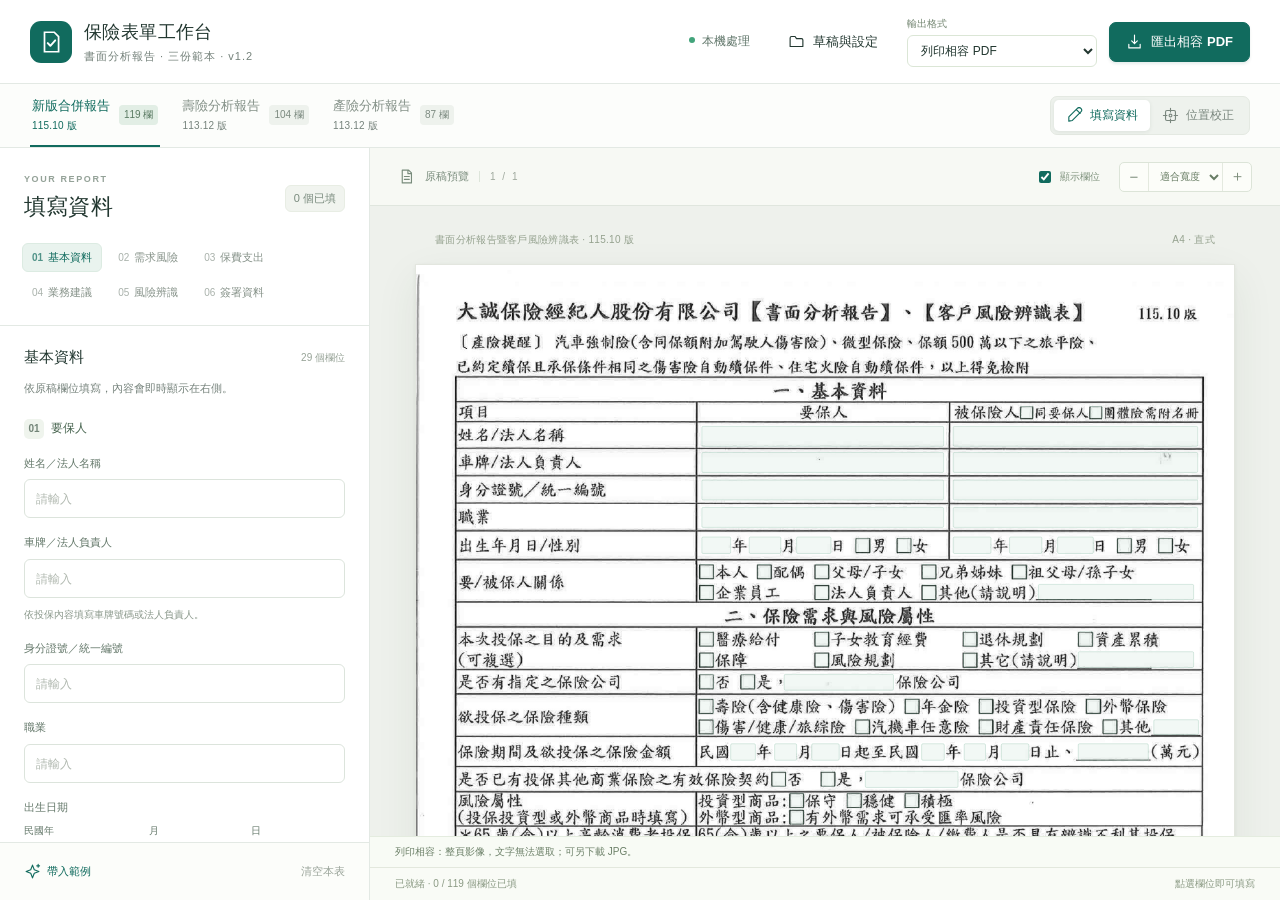
<file: public/index.html>
<!doctype html>
<html lang="zh-Hant">
<head>
  <meta charset="UTF-8">
  <meta name="viewport" content="width=device-width, initial-scale=1.0">
  <meta name="description" content="保險書面分析報告：113.12 版產險、壽險與 115.10 版書面分析報告暨客戶風險辨識表。輸入資料、精準定位、即時預覽與 PDF 匯出。">
  <meta name="theme-color" content="#116b5e">
  <title>保險表單工作台 · 書面分析報告</title>
  <link rel="icon" href="data:image/svg+xml,%3Csvg xmlns='http://www.w3.org/2000/svg' viewBox='0 0 64 64'%3E%3Crect width='64' height='64' rx='16' fill='%23116b5e'/%3E%3Cpath d='M20 15h17l9 9v25H20z' fill='none' stroke='white' stroke-width='3'/%3E%3Cpath d='m25 35 5 5 10-12' fill='none' stroke='white' stroke-width='3'/%3E%3C/svg%3E">
  <link rel="stylesheet" href="style.css">
</head>
<body>
  <div class="app-shell">
    <header class="app-header">
      <a class="brand" href="#" aria-label="保險表單工作台首頁">
        <span class="brand-mark"><svg viewBox="0 0 24 24" fill="none"><path d="M6 3h9l4 4v14H6z" stroke="currentColor" stroke-width="1.6"/><path d="m9 13 2.4 2.5 4.5-5" stroke="currentColor" stroke-width="1.8" stroke-linecap="round" stroke-linejoin="round"/></svg></span>
        <span><strong>保險表單工作台</strong><small>書面分析報告 · 三份範本 · v1.2</small></span>
      </a>
      <div class="header-actions">
        <span class="local-badge"><span></span> 本機處理</span>
        <button class="button ghost" id="manageButton" type="button"><span class="icon" data-icon="folder"></span><span>草稿與設定</span></button>
        <label class="export-mode-control" for="exportMode"><span>輸出格式</span><select id="exportMode" disabled><option value="print">列印相容 PDF</option><option value="standard">一般 PDF（文字可選取）</option></select></label>
        <button class="button primary" id="exportButton" type="button" disabled><span class="icon" data-icon="download"></span><span>匯出 PDF</span></button>
      </div>
    </header>

    <div class="workspace-bar">
      <div class="template-switch" id="templateSwitch" aria-label="選擇報告"></div>
      <div class="mode-switch" role="group" aria-label="工作模式">
        <button type="button" data-mode="fill" class="active"><span class="icon" data-icon="edit"></span>填寫資料</button>
        <button type="button" data-mode="calibrate"><span class="icon" data-icon="target"></span>位置校正</button>
      </div>
    </div>

    <main class="workspace">
      <aside class="editor-panel" aria-label="資料輸入">
        <div id="fillPanel" class="panel-view">
          <div class="panel-heading"><div><span class="eyebrow">YOUR REPORT</span><h1>填寫資料</h1></div><span id="filledCount" class="count-badge">0 個已填</span></div>
          <div class="section-nav" id="sectionNav" aria-label="報告段落"></div>
          <div class="form-scroll" id="formScroll"><div id="formFields"></div></div>
          <div class="editor-footer"><button class="text-button" id="sampleButton" type="button"><span class="icon" data-icon="spark"></span>帶入範例</button><button class="text-button muted" id="clearButton" type="button">清空本表</button></div>
        </div>
        <div id="calibrationPanel" class="panel-view hidden">
          <div class="panel-heading"><div><span class="eyebrow">PRECISE PLACEMENT</span><h1>位置校正</h1></div><span class="count-badge accent">已預先定位</span></div>
          <div class="calibration-scroll">
            <div class="note-box"><span class="icon" data-icon="target"></span><p>點選右側欄位後拖曳調整。使用方向鍵微移 1 pt，按住 Shift 微移 0.1 pt。</p></div>
            <label class="field-label" for="fieldSelect">選定欄位</label><select id="fieldSelect" class="full-input"></select>
            <div id="fieldProperties"></div>
            <div class="calibration-divider"></div>
            <h2 class="subheading">整份報告</h2>
            <div class="range-label"><label for="fontScale">文字大小</label><output id="fontScaleValue">100%</output></div><input id="fontScale" type="range" min="65" max="140" step="5" value="100">
            <div class="settings-grid">
              <label>勾勾大小 <span>pt</span><input id="checkSize" type="number" min="3" max="16" step="0.5" value="8"></label>
              <label>輸出顏色<select id="inkColor"><option value="#111111">黑色</option><option value="#153f75">深藍色</option></select></label>
              <label>全表水平偏移 <span>pt</span><input id="offsetX" type="number" min="-36" max="36" step="0.5" value="0"></label>
              <label>全表垂直偏移 <span>pt</span><input id="offsetY" type="number" min="-36" max="36" step="0.5" value="0"></label>
            </div>
            <p class="hint">1 pt 約為 0.353 mm。字級會依欄位寬度自動縮小；校正框不會出現在 PDF。</p>
            <div class="calibration-divider"></div>
            <h2 class="subheading">中文字型</h2><p id="fontLabel" class="font-label">內附中文字型 · Droid Sans Fallback</p>
            <div class="row-buttons"><button class="button small" id="customFontButton" type="button">載入 TTF／OTF</button><button class="text-button" id="defaultFontButton" type="button">還原預設</button></div>
            <p class="hint">自訂字型只適用本次開啟。請使用具有所需繁體中文字的字型。</p>
            <button class="button full-width" id="resetLayoutButton" type="button">還原本表所有定位</button>
          </div>
          <div class="editor-footer"><span class="autosave-status"><span></span>定位設定儲存於此瀏覽器</span></div>
        </div>
      </aside>

      <section class="preview-panel" aria-label="PDF 即時預覽">
        <div class="preview-toolbar"><div class="preview-title"><span class="icon" data-icon="document"></span><strong>原稿預覽</strong><span class="page-number">1 / 1</span><span class="demo-badge hidden" id="demoBadge">範例資料</span></div><div class="preview-tools"><label class="guide-control"><input id="showGuides" type="checkbox" checked>顯示欄位</label><div class="zoom-control"><button type="button" id="zoomOut" aria-label="縮小">−</button><select id="zoomSelect" aria-label="預覽倍率"><option value="fit">適合寬度</option value="75">75%</option><option value="100">100%</option><option value="125">125%</option><option value="150">150%</option></select><button type="button" id="zoomIn" aria-label="放大">＋</button></div></div></div>
        <div class="preview-scroll" id="previewScroll"><div class="preview-context"><span id="previewFileName">壽險書面分析報告</span><span>A4 · 直式</span></div><div class="page-stage" id="pageStage"><div class="paper" id="paper" tabindex="0" aria-label="報告欄位預覽，點選欄位編輯"><img id="templateImage" alt="原始分析報告版面" draggable="false"><svg id="overlay" viewBox="0 0 595.32 841.92" aria-label="填寫欄位"></svg></div></div><div class="preview-caption"><span class="icon" data-icon="lock"></span>填寫資料在瀏覽器內處理，匯出保留原始 PDF 版面。</div></div>
        <div class="export-mode-hint" id="exportModeHint">列印相容：整頁影像，文字無法選取；可另下載 JPG。</div>
        <div id="exportResult" class="export-result hidden"><div><strong>PDF 已產生</strong><span id="exportFileName"></span></div><a id="downloadPdfLink" class="button small primary">下載 PDF</a><a id="downloadPrintImageLink" class="text-button hidden">下載列印圖檔 JPG</a><a id="openPdfLink" class="text-button" target="_blank" rel="noopener">開啟檢查</a></div>
        <div class="preview-status"><span id="previewStatus">正在載入範本與中文字型…</span><span id="selectedStatus">點選欄位即可填寫</span></div>
      </section>
    </main>
  </div>

  <dialog id="manageDialog" class="modal"><div class="modal-heading"><div><span class="eyebrow">SAVE & CONTINUE</span><h2>草稿與設定</h2></div><button type="button" class="icon-button" data-close="manageDialog" aria-label="關閉">×</button></div>
    <p class="modal-lead">儲存一份草稿，下一次從同樣的位置繼續。</p>
    <div class="manage-card"><span class="card-icon" data-icon="folder"></span><div><h3>填寫資料草稿</h3><p>包含三份報告的資料與定位設定，也可匯入舊版草稿。下載後自行保管，可在另一台電腦匯入。</p><div class="row-buttons"><button class="button small" id="saveDraftButton" type="button">下載草稿 JSON</button><button class="text-button" id="loadDraftButton" type="button">匯入草稿</button></div></div></div>
    <div class="manage-card"><span class="card-icon" data-icon="target"></span><div><h3>欄位定位設定</h3><p>只儲存位置、大小及輸出設定，不包含填寫資料。</p><div class="row-buttons"><button class="button small" id="saveLayoutButton" type="button">下載定位 JSON</button><button class="text-button" id="loadLayoutButton" type="button">匯入定位</button></div></div></div>
    <div class="manage-card" id="offlineCard"><span class="card-icon" data-icon="download"></span><div><h3>下載到電腦使用</h3><p>一個 HTML 檔案，已內含範本、中文字型與程式。下載後可直接離線開啟。</p><a class="button small" href="portable.html" download="保險報告填寫工具_離線版.html">下載離線版 HTML</a></div></div>
    <label class="remember-option"><input type="checkbox" id="rememberDraft"><span><strong>在此瀏覽器記住填寫資料</strong><small>預設關閉。關閉時會刪除本工具已儲存的本機草稿。</small></span></label>
    <div class="manage-copy"><label class="field-label" for="copySourceSelect">帶入基本資料的來源</label><select id="copySourceSelect" class="full-input"></select><button class="button small" id="copyBasicButton" type="button">將來源基本資料帶入本表</button></div>
    <div class="manage-bottom"><button class="text-button" id="helpButton" type="button">使用說明</button></div>
  </dialog>

  <dialog id="messageDialog" class="modal compact"><div class="modal-heading"><h2 id="messageTitle"></h2><button type="button" class="icon-button" data-close="messageDialog" aria-label="關閉">×</button></div><div id="messageBody" class="message-body"></div><div class="modal-actions"><button class="button" id="messageCancel" type="button">取消</button><button class="button primary" id="messageConfirm" type="button">確定</button></div></dialog>
  <input class="hidden" id="draftFile" type="file" accept="application/json,.json"><input class="hidden" id="layoutFile" type="file" accept="application/json,.json"><input class="hidden" id="fontFile" type="file" accept=".ttf,.otf">
  <div id="toast" class="toast" role="status"></div><div class="loading-overlay" id="loadingOverlay"><div class="spinner"></div><strong>正在準備表單工作台</strong><span>載入三份原稿與內附中文字型</span></div>
  <script src="assets/pdf-lib.min.js"></script><script src="assets/fontkit.umd.min.js"></script><script src="templates.js"></script><script src="engine.js"></script><script src="app.js"></script>
</body>
</html>
</file>
<file: public/style.css>
:root{--ink:#223730;--muted:#75827b;--green:#116b5e;--green-hover:#0c584d;--green-light:#e9f3ee;--line:#e3e9e4;--paper:#fff;--soft:#f8faf7;--background:#edf1ed;--shadow:0 8px 30px #26392b12;font-family:Inter,"Microsoft JhengHei","PingFang TC",Arial,sans-serif;font-synthesis:none;color:var(--ink);background:var(--background);font-size:14px}*{box-sizing:border-box}body{margin:0}button,input,select,textarea{font:inherit}button{cursor:pointer}button:disabled{cursor:wait;opacity:.55}a{color:inherit;text-decoration:none}button,select,input,textarea{outline:none}button:focus-visible,a:focus-visible,select:focus-visible,input:focus-visible,textarea:focus-visible,.paper:focus-visible{outline:2px solid #2b9382;outline-offset:3px}button{color:var(--ink)}.hidden{display:none!important}.app-shell{height:100dvh;min-height:560px;display:flex;flex-direction:column}.app-header{height:84px;flex:0 0 84px;background:#fff;display:flex;align-items:center;justify-content:space-between;padding:0 30px;border-bottom:1px solid var(--line);gap:20px}.brand{display:flex;align-items:center;gap:12px}.brand-mark{height:42px;width:42px;border-radius:11px;background:var(--green);color:#fff;display:grid;place-items:center}.brand-mark svg{width:26px;height:26px}.brand strong{display:block;font-size:18px;font-weight:750;letter-spacing:.4px}.brand small{display:block;font-size:11px;letter-spacing:1px;color:var(--muted);margin-top:5px}.header-actions{display:flex;gap:12px;align-items:center}.local-badge{color:#60766a;font-size:12px;white-space:nowrap;margin-right:9px}.local-badge>span,.autosave-status>span{width:6px;height:6px;background:#42a47b;display:inline-block;border-radius:50%;vertical-align:2px;margin-right:4px}.button{display:inline-flex;align-items:center;justify-content:center;gap:8px;padding:10px 16px;min-height:40px;background:#fff;border:1px solid #d7e1d9;border-radius:7px;font-weight:600;font-size:13px;transition:.14s}.button:hover{background:#f1f5f0;border-color:#becfc3}.button.primary{background:var(--green);color:#fff;border-color:var(--green);box-shadow:0 2px 3px #0c51431a}.button.primary:hover{background:var(--green-hover)}.button.ghost{border-color:transparent;background:transparent}.button.ghost:hover{background:var(--soft)}.button.small{min-height:35px;font-size:12px;padding:7px 10px}.button.full-width{width:100%;margin-top:16px}.icon{width:17px;height:17px;display:inline-flex;align-items:center;justify-content:center;flex-shrink:0}.icon svg,.card-icon svg{width:100%;height:100%}.workspace-bar{height:64px;flex:0 0 64px;border-bottom:1px solid var(--line);display:flex;align-items:center;justify-content:space-between;padding:0 30px;background:#fcfdfb;gap:16px}.template-switch{height:100%;display:flex;gap:26px}.template-tab{background:transparent;border:0;border-bottom:2px solid transparent;padding:0 2px;display:flex;align-items:center;gap:9px;color:#839087;font-weight:600;font-size:13px}.template-tab.active{color:var(--green);border-bottom-color:var(--green)}.template-tab:hover{color:var(--green)}.mini-tag{font-size:10px;background:#eef2ed;padding:3px 5px;border-radius:4px;color:#7b897f;font-weight:500}.active .mini-tag{background:#e2eee5;color:#5b7b63}.mode-switch{background:#eef2ed;border:1px solid #e4e9e2;display:flex;padding:3px;border-radius:7px}.mode-switch button{background:transparent;border:0;color:#7a877e;padding:7px 12px;display:flex;align-items:center;gap:7px;font-size:12px;border-radius:5px}.mode-switch button.active{background:white;color:var(--green);box-shadow:0 1px 4px #273b2d16;font-weight:650}.workspace{min-height:0;display:flex;flex:1}.editor-panel{width:370px;flex:0 0 370px;background:#fff;border-right:1px solid var(--line);min-height:0}.panel-view{height:100%;display:flex;flex-direction:column}.panel-heading{padding:26px 24px 21px;display:flex;align-items:center;justify-content:space-between}.eyebrow{font-size:9px;letter-spacing:1.6px;font-weight:700;color:#94a298;display:block}.panel-heading h1{font-size:22px;margin:8px 0 0;letter-spacing:.2px;font-weight:700}.count-badge{font-size:11px;background:#f1f4ef;border:1px solid #e8ede4;color:#7a8b7e;padding:5px 8px;border-radius:6px;white-space:nowrap}.count-badge.accent{background:var(--green-light);color:var(--green);border-color:#dcebe1}.section-nav{display:flex;gap:6px;padding:0 22px 18px;flex-wrap:wrap;border-bottom:1px solid var(--line)}.section-nav button{border:1px solid transparent;background:transparent;border-radius:6px;padding:6px 9px;font-size:11px;color:#869289;white-space:nowrap}.section-nav button:hover{background:#f4f7f2;color:#50715b}.section-nav button.active{color:var(--green);background:var(--green-light);border-color:#dcebe2;font-weight:650}.section-nav .step{font-size:10px;margin-right:5px;opacity:.7}.form-scroll{overflow-y:auto;min-height:0;flex:1;padding:22px 24px 30px;scrollbar-width:thin;scrollbar-color:#d2ded5 transparent}.form-intro{display:flex;align-items:center;justify-content:space-between;margin-bottom:18px}.form-intro h2{font-size:15px;margin:0}.form-intro small{font-size:10px;color:#97a397}.form-subtitle{font-size:11px;color:var(--muted);line-height:1.8;margin:-6px 0 20px}.form-card{padding-bottom:20px;margin-bottom:19px;border-bottom:1px solid #edf1eb}.form-card:last-child{border-bottom:0;margin-bottom:0;padding-bottom:0}.person-heading{display:flex;align-items:center;gap:7px;color:#47644f;font-size:12px;font-weight:650;margin:0 0 16px}.person-index{height:20px;width:20px;border-radius:5px;display:grid;place-items:center;font-size:10px;color:#728477;background:#eff4ed}.field-wrap{margin:0 0 16px}.field-wrap:last-child{margin-bottom:0}.field-label{display:block;font-size:11px;font-weight:600;color:#65796b;margin:0 0 8px;line-height:1.5}.field-label .optional{font-weight:400;color:#a0aaa1;font-size:10px;margin-left:5px}.full-input,.field-wrap input[type=text],.field-wrap textarea,.settings-grid input,.settings-grid select{border:1px solid #dce4dc;border-radius:6px;background:#fff;color:#243d2d;width:100%;min-height:39px;padding:9px 11px;font-size:13px;transition:border-color .15s,box-shadow .15s}.field-wrap input::placeholder,.field-wrap textarea::placeholder{color:#b1b9b0;font-size:12px}.field-wrap input:focus,.field-wrap textarea:focus,.full-input:focus,.settings-grid input:focus{border-color:#4b9b7e;box-shadow:0 0 0 3px #e9f4ed}.field-wrap input:disabled{background:#f5f7f3;color:#8a9a8d}.field-wrap.active-field>label{color:var(--green)}.field-wrap.active-field input{border-color:#87b39b}.field-wrap textarea{resize:vertical;min-height:74px}.hint{font-size:10px;line-height:1.8;color:#8a988b;margin:8px 0 0}.date-row{display:grid;grid-template-columns:1.25fr 1fr 1fr;gap:8px}.date-row .field-wrap{margin:0}.date-row .field-label{font-size:10px;margin-bottom:6px}.date-row input{text-align:center}.date-block{margin-bottom:16px}.check-group{border:0;padding:0;margin:0 0 18px;min-width:0}.check-group legend{font-size:11px;color:#65796b;font-weight:600;margin-bottom:10px}.group-hint{font-weight:400;color:#a0aaa0;margin-left:5px;font-size:10px}.check-options{display:flex;flex-wrap:wrap;gap:7px}.check-chip{display:flex;align-items:center;gap:7px;border:1px solid #e1e7df;border-radius:6px;padding:8px 10px;min-height:34px;font-size:11px;line-height:1.5;color:#6d7f70;cursor:pointer;transition:.12s;max-width:100%}.check-chip:hover{background:#f5f8f2;border-color:#b5cebd}.check-chip:has(input:checked){border-color:#a9cbb6;background:#f0f7f0;color:#275f40}.check-chip input{margin:0;width:13px;height:13px;accent-color:var(--green);flex-shrink:0}.check-chip input[type=checkbox]{border-radius:3px}.check-chip:has(input:disabled){opacity:.6;cursor:default}.identity-options{margin-bottom:20px}.notice-line{font-size:11px;line-height:1.8;color:#8c7d50;background:#fcf9ef;border:1px solid #f1ead5;border-radius:6px;padding:11px 12px;margin:0 0 20px}.inline-actions{display:flex;justify-content:flex-end;margin-top:8px}.editor-footer{padding:16px 24px;border-top:1px solid var(--line);display:flex;justify-content:space-between;align-items:center;min-height:56px;background:#fcfdfa}.text-button{display:inline-flex;align-items:center;gap:6px;background:none;border:0;padding:4px 0;color:var(--green);font-size:11px;font-weight:600}.text-button:hover{color:#073e32;text-decoration:underline}.text-button.muted{color:#9ba59b;font-weight:400}.autosave-status{font-size:10px;color:#7c9080}.preview-panel{flex:1;min-width:0;display:flex;flex-direction:column;min-height:0;background:#eef1ec}.preview-toolbar{height:58px;flex:0 0 58px;display:flex;align-items:center;justify-content:space-between;padding:0 28px;border-bottom:1px solid #e0e6de;background:#f7f9f4;gap:12px}.preview-title,.preview-tools{display:flex;align-items:center;gap:10px}.preview-title{color:#788b7b;font-size:11px}.preview-title strong{font-weight:550}.page-number{font-size:10px;color:#9fa99e;border-left:1px solid #dde5da;padding-left:10px;letter-spacing:2px}.preview-tools{gap:19px}.guide-control{font-size:10px;display:flex;gap:6px;align-items:center;color:#81947f;white-space:nowrap;cursor:pointer}.guide-control input{width:12px;height:12px;accent-color:var(--green)}.zoom-control{display:flex;align-items:center;border:1px solid #dce4d8;border-radius:5px;background:#fcfdf9;height:30px;overflow:hidden}.zoom-control button{border:0;background:transparent;color:#7e8e7c;width:28px;font-size:15px;height:100%}.zoom-control button:hover{background:#e8eee3}.zoom-control select{border:0;border-left:1px solid #e4e9df;border-right:1px solid #e4e9df;background:transparent;color:#687d64;height:100%;font-size:10px;padding:0 6px;text-align:center;min-width:75px}.preview-scroll{flex:1;overflow:auto;scrollbar-width:thin;scrollbar-color:#c4d0c3 transparent}.preview-context{display:flex;justify-content:space-between;max-width:830px;margin:27px auto 17px;padding:0 25px;font-size:10px;color:#95a28f;letter-spacing:.3px}.page-stage{display:flex;padding:0 35px 10px;justify-content:center;min-width:min-content;align-items:flex-start}.paper{position:relative;background:#fff;box-shadow:0 1px 4px #2b3e2b0d,0 14px 40px #2b3e2b13;border:1px solid #e3e6df;flex-shrink:0;line-height:0;width:715px;overflow:visible;outline:none;touch-action:pan-y}.paper img{width:100%;display:block;pointer-events:none;user-select:none}.paper svg{position:absolute;inset:0;width:100%;height:100%;overflow:visible}.paper svg text{pointer-events:none}.field-hit{stroke:transparent;fill:transparent;cursor:pointer;stroke-width:.7}.show-guides .field-hit{fill:#328d6610;stroke:#328d662e}.field-hit:hover{fill:#22885520;stroke:#228855aa}.field-selected .field-hit{fill:#26825614;stroke:#197555;stroke-dasharray:2 1;stroke-width:1}.calibrating .field-hit{fill:#26866c10;stroke:#4b927c88;cursor:move}.calibrating .field-hit:hover{fill:#26866c20}.calibrating .field-selected .field-hit{stroke:#116b5e;stroke-width:1.2;fill:#26866c14}.field-problem .field-hit{stroke:#c37a20;fill:#d8871818}.field-handle{fill:#116b5e;stroke:white;stroke-width:.7;cursor:nwse-resize}.preview-caption{display:flex;gap:5px;align-items:center;justify-content:center;font-size:10px;color:#9aa795;margin:22px 20px 30px;line-height:1.6;text-align:center}.preview-caption .icon{width:12px;height:12px}.preview-status{height:33px;flex:0 0 33px;background:#f9fbf6;border-top:1px solid #e3e8dd;display:flex;align-items:center;justify-content:space-between;padding:0 25px;font-size:10px;color:#8c9b85;gap:12px}.preview-status .warn{color:#a76b22}.demo-badge{background:#f6efdc;color:#ac8c44;border-radius:4px;padding:3px 6px;font-size:9px}.calibration-scroll{padding:0 24px 30px;overflow:auto;flex:1;min-height:0;scrollbar-width:thin}.note-box{display:flex;gap:8px;padding:12px;background:#f1f7f0;border:1px solid #e0ebdf;border-radius:7px;margin-bottom:20px;color:#709172}.note-box .icon{margin-top:2px}.note-box p{font-size:11px;line-height:1.8;margin:0}.calibration-divider{height:1px;background:var(--line);margin:24px 0 20px}.subheading{font-size:13px;margin:0 0 15px;font-weight:650;color:#49664f}.settings-grid{display:grid;grid-template-columns:1fr 1fr;gap:14px 12px;margin-top:16px}.settings-grid label{font-size:10px;color:#6d826f}.settings-grid label>span{float:right;color:#a7b0a3;font-size:9px}.settings-grid input,.settings-grid select{margin-top:7px;font-size:12px;padding:8px;min-height:36px}.range-label{display:flex;align-items:center;justify-content:space-between;color:#6a806d;font-size:11px;margin:0 0 9px}.range-label output{font-size:11px;color:#2b7556;background:#eaf4e8;border-radius:4px;padding:3px 6px}input[type=range]{width:100%;accent-color:var(--green);height:15px}.font-label{font-size:11px;color:#81927d}.row-buttons{display:flex;gap:14px;align-items:center;flex-wrap:wrap}.property-tag{background:#edf4e9;border-radius:4px;color:#74896b;font-size:10px;display:inline-block;padding:5px 7px;margin-top:13px}.modal{border:1px solid #dce7db;padding:28px;width:min(510px,calc(100vw - 32px));border-radius:14px;color:var(--ink);box-shadow:0 20px 100px #172b1f44;max-height:90dvh;overflow:auto}.modal::backdrop{background:#182d2459;backdrop-filter:blur(4px)}.modal-heading{display:flex;justify-content:space-between;align-items:center;gap:15px}.modal h2{font-size:20px;margin:7px 0 0}.icon-button{width:29px;height:29px;border:1px solid #e3eade;border-radius:6px;background:#f9fbf7;font-size:20px;font-weight:300;color:#899b84;line-height:1}.modal-lead{font-size:12px;color:#8c9c85;line-height:1.7;margin:16px 0 22px}.manage-card{display:flex;gap:14px;padding:20px 0;border-top:1px solid #e7ede2}.card-icon{display:flex;height:34px;width:34px;flex-shrink:0;padding:8px;color:#6a9670;background:#eef5e9;border-radius:7px}.manage-card h3{font-size:13px;margin:2px 0 7px}.manage-card p{font-size:11px;color:#83907d;line-height:1.8;margin:0 0 15px}.remember-option{display:flex;gap:11px;border:1px solid #e4ecdd;border-radius:7px;background:#f8fbf4;padding:13px;cursor:pointer;margin-top:9px}.remember-option input{margin-top:2px;accent-color:var(--green)}.remember-option strong{font-size:11px;font-weight:600;display:block;color:#5b765a}.remember-option small{display:block;font-size:10px;color:#94a187;margin-top:7px;line-height:1.6}.manage-bottom{display:flex;justify-content:space-between;gap:20px;margin-top:20px}.modal.compact{width:min(460px,calc(100vw - 32px))}.message-body{margin:22px 0;color:#71806a;font-size:13px;line-height:1.9;white-space:pre-wrap;word-break:break-word}.modal-actions{display:flex;justify-content:flex-end;gap:10px;margin-top:25px}.toast{position:fixed;left:50%;bottom:32px;transform:translate(-50%,20px);padding:12px 20px;background:#244a3e;color:white;border-radius:8px;box-shadow:0 7px 25px #233b3033;z-index:100;font-size:12px;opacity:0;transition:.2s;pointer-events:none;max-width:90vw;text-align:center;line-height:1.7}.toast.visible{opacity:1;transform:translate(-50%,0)}.loading-overlay{position:fixed;inset:0;background:#f5f8f1f7;z-index:200;display:flex;align-items:center;justify-content:center;flex-direction:column;gap:17px;color:#43614a}.loading-overlay strong{font-size:17px;margin-top:8px}.loading-overlay span{font-size:12px;color:#8a9d82}.spinner{height:30px;width:30px;border:3px solid #deead6;border-top-color:var(--green);border-radius:50%;animation:spin 1s linear infinite}@keyframes spin{to{transform:rotate(360deg)}}
@media(min-width:1600px){.editor-panel{width:410px;flex-basis:410px}.panel-heading,.form-scroll,.calibration-scroll{padding-left:30px;padding-right:30px}.section-nav{padding-left:28px;padding-right:28px}.preview-context{max-width:890px}}
@media(max-width:1060px){.app-header,.workspace-bar{padding-left:20px;padding-right:20px}.editor-panel{width:330px;flex-basis:330px}.panel-heading{padding:24px 19px 19px}.form-scroll{padding:20px 19px}.section-nav{padding-left:17px;padding-right:17px;gap:4px}.preview-toolbar{padding:0 18px}.preview-tools{gap:10px}.mini-tag{display:none}.template-switch{gap:18px}.page-stage{padding-left:22px;padding-right:22px}.local-badge{display:none}.calibration-scroll{padding:0 19px 26px}}
@media(max-width:760px){.app-shell{height:auto;min-height:100dvh}.app-header{height:72px;flex-basis:72px;padding:0 16px;gap:10px}.brand-mark{width:34px;height:34px;border-radius:9px}.brand-mark svg{width:23px;height:23px}.brand{gap:9px}.brand strong{font-size:14px}.brand small{font-size:8px;letter-spacing:.3px}.header-actions{gap:4px}.header-actions .ghost{padding:8px}.header-actions .ghost>span:last-child{display:none}.header-actions .primary{padding:9px 11px;font-size:11px;gap:6px}.workspace-bar{height:auto;flex-basis:auto;padding:12px 16px;gap:12px;flex-wrap:wrap}.template-switch{height:36px;gap:16px}.template-tab{font-size:12px;gap:6px;padding-bottom:8px}.mode-switch{margin-left:auto}.mode-switch button{padding:6px 8px;font-size:10px}.mode-switch .icon{width:13px;height:13px}.workspace{flex-direction:column;min-height:0}.editor-panel{width:100%;flex:0 0 auto;border-right:0;border-bottom:1px solid var(--line)}.panel-heading{padding:19px 20px 15px}.panel-heading h1{font-size:20px}.panel-heading .eyebrow{font-size:8px}.section-nav{padding:0 18px 14px;gap:5px}.section-nav button{font-size:11px}.form-scroll{max-height:410px;padding:20px}.calibration-scroll{max-height:460px;padding:0 20px 25px}.editor-footer{padding:13px 20px;min-height:48px}.preview-panel{min-height:550px}.preview-toolbar{height:51px;flex-basis:51px;padding:0 16px}.preview-scroll{max-height:78vh;min-height:400px}.preview-title{font-size:10px;gap:6px}.preview-title .icon{width:14px}.preview-tools{gap:7px}.guide-control{font-size:9px;gap:3px}.zoom-control select{font-size:9px;min-width:61px;padding:0 3px}.zoom-control button{width:22px}.preview-context{margin-top:18px;margin-bottom:12px;padding:0 20px}.page-stage{padding:0 18px}.preview-status{padding:0 16px;font-size:9px}.preview-status span:last-child{max-width:43%;overflow:hidden;white-space:nowrap;text-overflow:ellipsis}.preview-caption{font-size:9px}.modal{padding:23px}.page-number{letter-spacing:0}.demo-badge{font-size:8px}.calibration-scroll>.full-input{max-width:100%}}
@media(prefers-reduced-motion:reduce){*,*::before,*::after{animation-duration:.01ms!important;transition-duration:.01ms!important;scroll-behavior:auto!important}}
@media print{body{display:none}}

.export-result{flex:0 0 auto;display:flex;align-items:center;gap:14px;padding:13px 24px;background:#eaf5e8;border-top:1px solid #cfe2c8}.export-result>div{flex:1;min-width:0}.export-result strong{display:block;font-size:12px;color:#32663f}.export-result span{display:block;font-size:10px;color:#6e8d6c;margin-top:5px;overflow:hidden;text-overflow:ellipsis;white-space:nowrap}.export-result .text-button{white-space:nowrap}.calibrating{touch-action:none}

/* Multi-template edition */
.template-switch{min-width:0;gap:20px}.template-tab{flex-shrink:0;text-align:left}.template-version{display:block;font-size:10px;font-weight:400;color:var(--muted);margin-top:4px;letter-spacing:.2px}.template-tab.active .template-version{color:var(--green)}.field-wrap select{width:100%;min-height:40px;border:1px solid #dce5d6;border-radius:6px;background:#fff;padding:9px 10px;color:var(--ink);font:inherit;font-size:13px}.manage-copy{display:grid;grid-template-columns:1fr;gap:10px;border-top:1px solid #e7ede2;margin-top:20px;padding-top:20px}.manage-copy .field-label{margin:0}.manage-copy button{justify-self:start}.manage-bottom{justify-content:flex-end}
@media(max-width:1060px){.template-switch{gap:14px}.template-tab{font-size:12px}}
@media(max-width:760px){.template-switch{width:100%;height:auto;display:grid;grid-template-columns:repeat(3,minmax(0,1fr));gap:8px}.template-tab{min-height:49px;justify-content:center;gap:0;padding:4px 0 9px;text-align:center;white-space:normal;font-size:12px}.template-version{font-size:9px;margin-top:4px}.workspace-bar{gap:10px}.mode-switch{margin-left:auto}}

/* Print-compatible export */
.export-mode-control{display:flex;flex-direction:column;gap:4px;color:#728570;font-size:10px;min-width:155px}.export-mode-control select{border:1px solid #dbe6d6;border-radius:6px;background:#fff;color:var(--ink);padding:7px 25px 7px 9px;font:inherit;font-size:12px;max-width:190px}.export-mode-hint{font-size:10px;line-height:1.6;padding:7px 25px;color:#6c8068;border-top:1px solid #e4ecdf;background:#f8fbf5}.export-result{flex-wrap:wrap}.export-result>div{min-width:0}.export-result #exportFileName{overflow-wrap:anywhere}
@media(max-width:1060px){.export-mode-control{min-width:145px}.export-mode-control select{max-width:170px}.local-badge{display:none}}
@media(max-width:760px){.app-header{height:auto;flex-basis:auto;flex-wrap:wrap;padding-top:13px;padding-bottom:12px;gap:12px}.brand{flex:1 1 100%}.header-actions{width:100%;justify-content:flex-end;gap:9px}.header-actions .ghost{margin-right:auto}.export-mode-control{min-width:0;flex:1;max-width:175px}.export-mode-control select{width:100%;max-width:none;font-size:11px}.header-actions .primary{white-space:nowrap}.export-mode-hint{padding:7px 16px}.export-result{gap:10px}.export-result>div{flex-basis:100%}}
</file>
